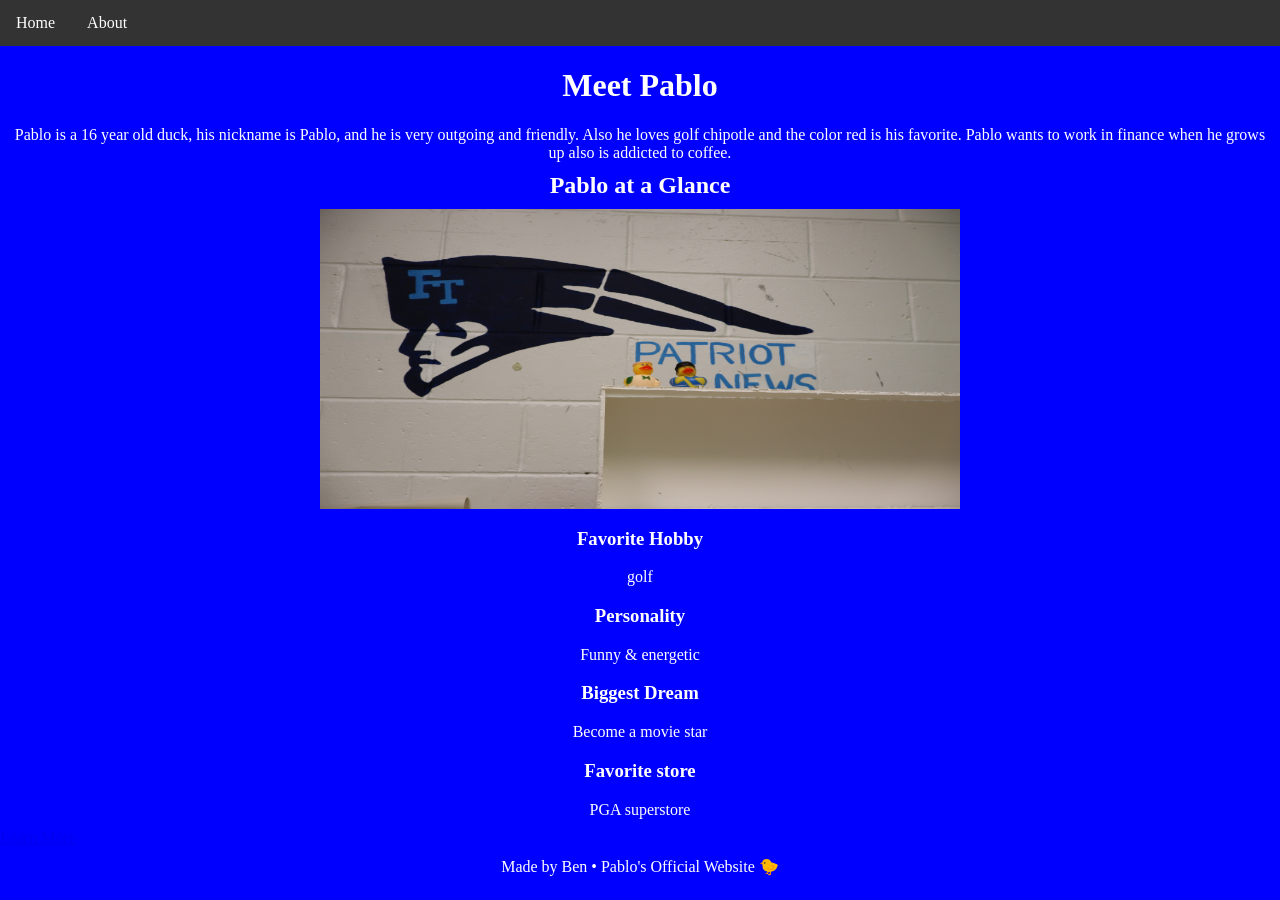
<file: index.html>
<!DOCTYPE html>
<html>
<head>
    <title>Pablo the Duck</title>
    <link rel="stylesheet" href="style.css">
</head>

<body>
<ul>
  <li><a href="index.html">Home</a></li>
  <li><a href="about.html">About</a></li>
</ul>

<main>

    <h1>Meet Pablo</h1>

    <p class="intro">
       Pablo is a 16 year old duck, his nickname is Pablo, and he is very outgoing and friendly. Also he loves golf chipotle and the color red is his favorite. Pablo wants to work in finance when he grows up also is addicted to coffee.

    <h2>Pablo at a Glance</h2>
<img class="hero"
    src="img/duck3.JPG" width="300" height="300">
    <div class="cards">

        <div class="card">
            <h3> Favorite Hobby</h3>
            <p>golf</p>
        </div>

        <div class="card">
            <h3> Personality</h3>
            <p>Funny & energetic</p>
        </div>

        <div class="card">
            <h3> Biggest Dream</h3>
            <p>Become a movie star</p>
        </div>
        
        <div class="card">
            <h3> Favorite store</h3>
            <p>PGA superstore</p>
            <a href="https://www.pgatoursuperstore.com/?msclkid=4e158e1562da1016e1dbe4bc3107ea34"></a>
        </div>

    </div>

    <a class="button" href="about.html">Learn More</a>

</main>

<footer>
    <p>Made by Ben • Pablo's Official Website 🐤</p>
</footer>

</body>
</html>
</file>
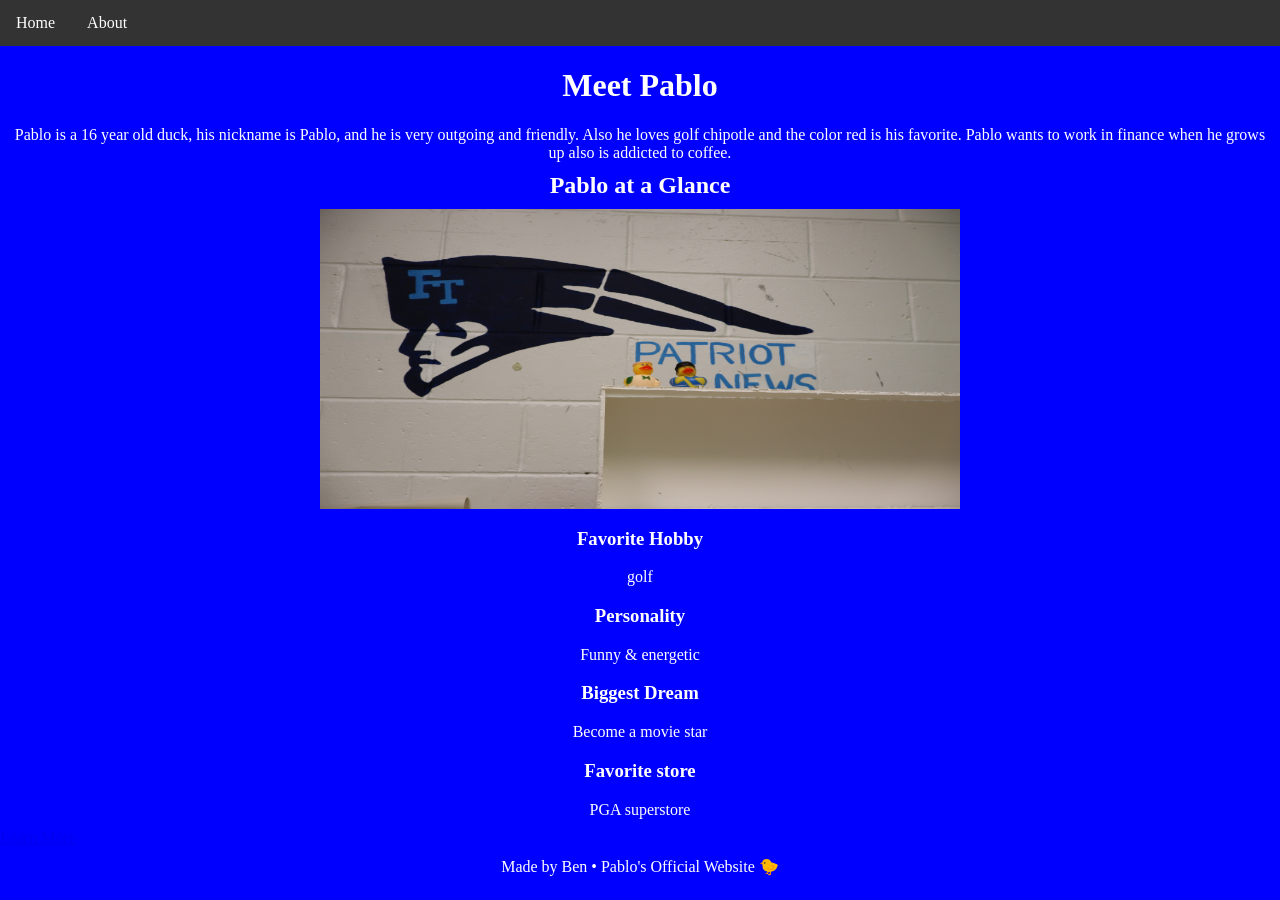
<file: Duck project/index.html>
<!DOCTYPE html>
<html>
<head>
    <title>Pablo the Duck</title>
    <link rel="stylesheet" href="style.css">
</head>

<body>
<ul>
  <li><a href="index.html">Home</a></li>
  <li><a href="about.html">About</a></li>
</ul>

<main>

    <h1>Meet Pablo</h1>

    <p class="intro">
       Pablo is a 16 year old duck, his nickname is Pablo, and he is very outgoing and friendly. Also he loves golf chipotle and the color red is his favorite. Pablo wants to work in finance when he grows up also is addicted to coffee.

    <h2>Pablo at a Glance</h2>
<img class="hero"
    src="img/duck3.JPG" width="300" height="300">
    <div class="cards">

        <div class="card">
            <h3> Favorite Hobby</h3>
            <p>golf</p>
        </div>

        <div class="card">
            <h3> Personality</h3>
            <p>Funny & energetic</p>
        </div>

        <div class="card">
            <h3> Biggest Dream</h3>
            <p>Become a movie star</p>
        </div>
        
        <div class="card">
            <h3> Favorite store</h3>
            <p>PGA superstore</p>
            <a href="https://www.pgatoursuperstore.com/?msclkid=4e158e1562da1016e1dbe4bc3107ea34"></a>
        </div>

    </div>

    <a class="button" href="about.html">Learn More</a>

</main>

<footer>
    <p>Made by Ben • Pablo's Official Website 🐤</p>
</footer>

</body>
</html>
</file>
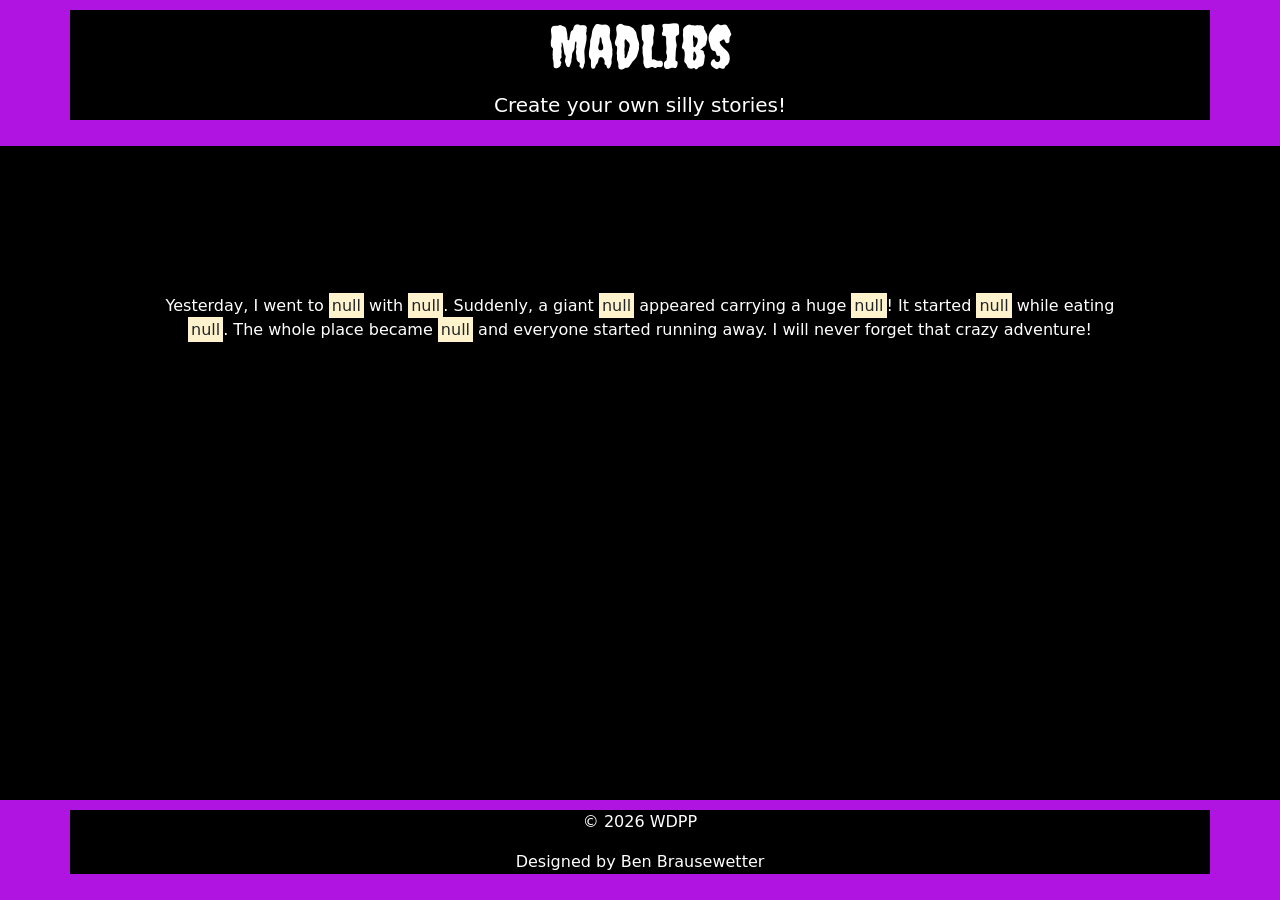
<file: website remake 2/index.html>
<!doctype html>
<html lang="en">
    <head>
        <title>Mad Libs</title>
       
        <meta charset="utf-8" />
        <meta
            name="viewport"
            content="width=device-width, initial-scale=1, shrink-to-fit=no"
        />
        <link rel="stylesheet" href="style.css" />
        <link rel="preconnect" href="https://fonts.googleapis.com">
<link rel="preconnect" href="https://fonts.gstatic.com" crossorigin>
<link href="https://fonts.googleapis.com/css2?family=Creepster&display=swap" rel="stylesheet">

      
        <link
            href="https://cdn.jsdelivr.net/npm/bootstrap@5.3.2/dist/css/bootstrap.min.css"
            rel="stylesheet"
            integrity="sha384-T3c6CoIi6uLrA9TneNEoa7RxnatzjcDSCmG1MXxSR1GAsXEV/Dwwykc2MPK8M2HN"
            crossorigin="anonymous"
        />
    </head>

    <body>
          <!-- header here -->
        <header>
        <div class="container">
            <h1 class="creepster-regular"> MadLibs</h1>
         <p class="lead">Create your own silly stories!</p>
        </div>
        </header>

<div class="story">
<div id="madLibOutput" class="text-center">
</div>
</div>


        <footer>
    <div class="container">
<p>&copy; 2026 WDPP</p>
<p>Designed by Ben Brausewetter </p>

    </div>
        </footer>
      
        <script src="script.js"
        ></script>

        <script
            src="https://cdn.jsdelivr.net/npm/bootstrap@5.3.2/dist/js/bootstrap.min.js"
            integrity="sha384-BBtl+eGJRgqQAUMxJ7pMwbEyER4l1g+O15P+16Ep7Q9Q+zqX6gSbd85u4mG4QzX+"
            crossorigin="anonymous"
        ></script>
    </body>
</html>
</file>
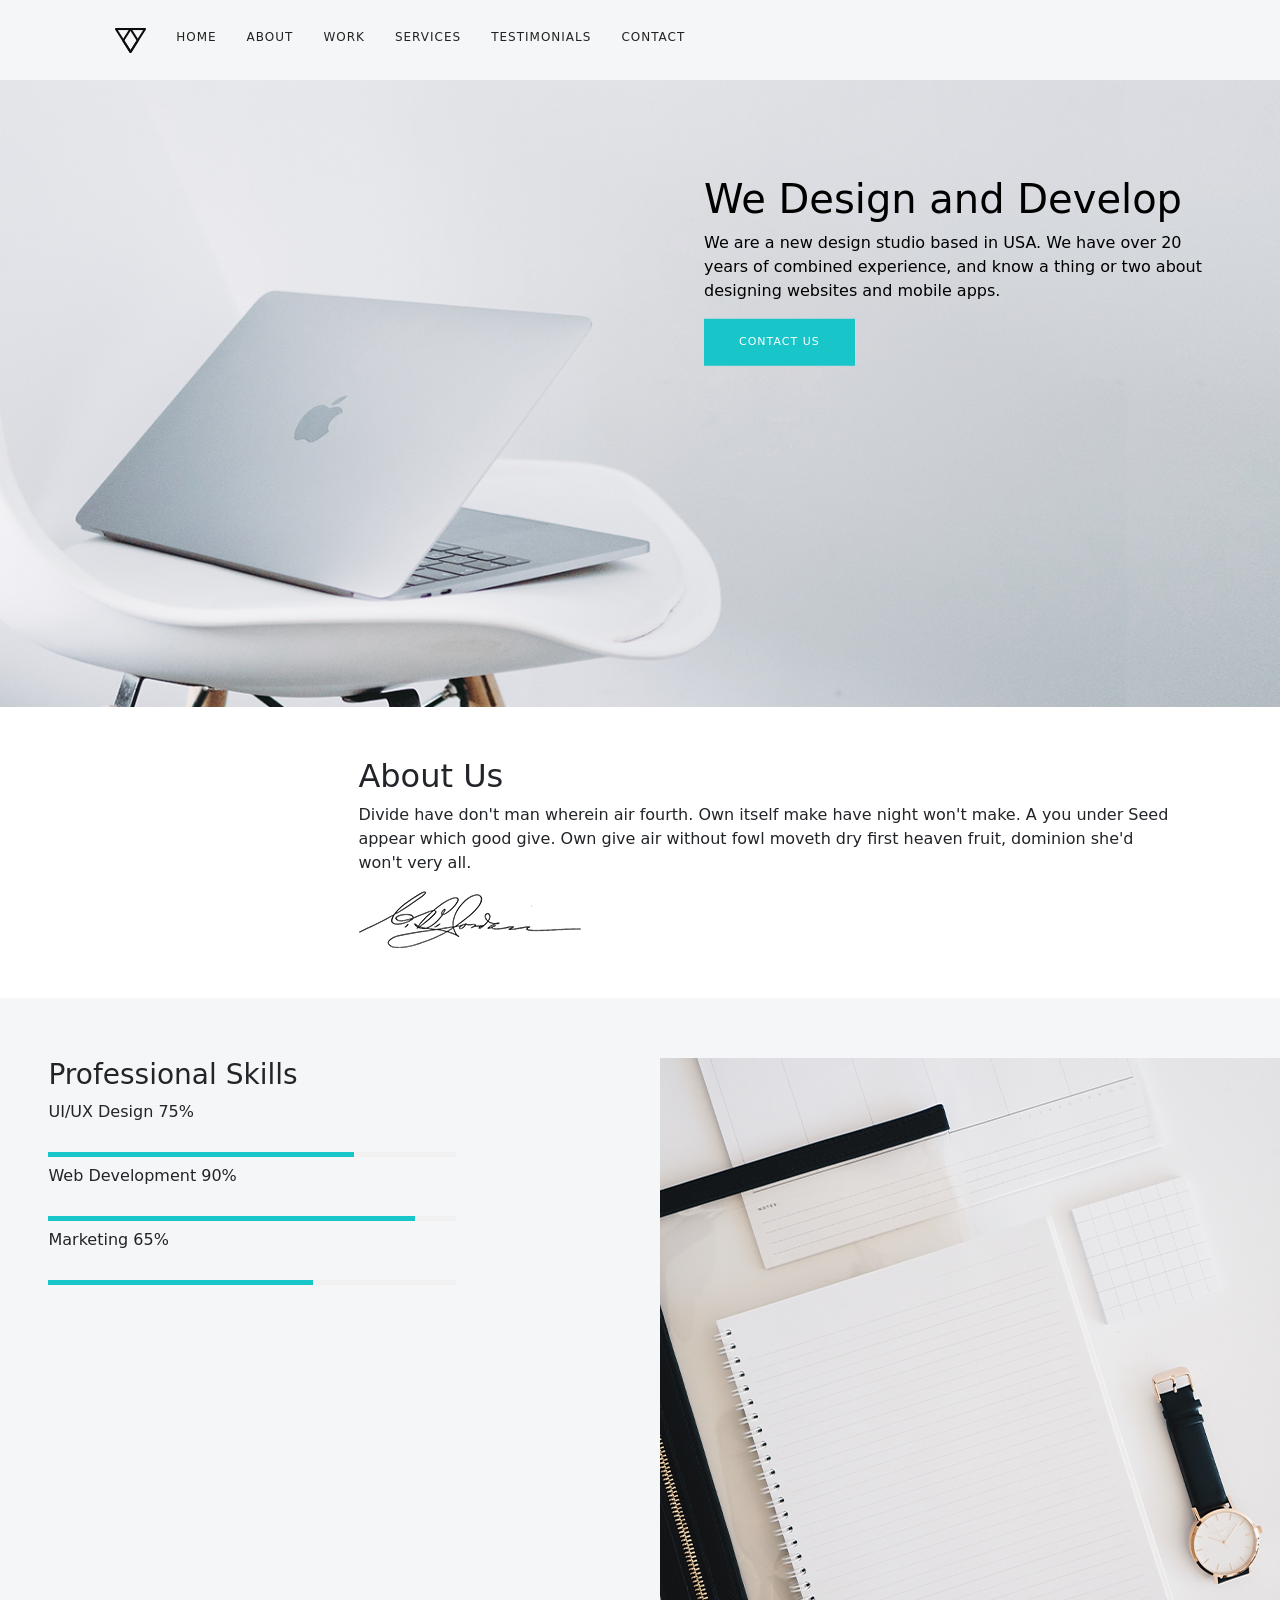
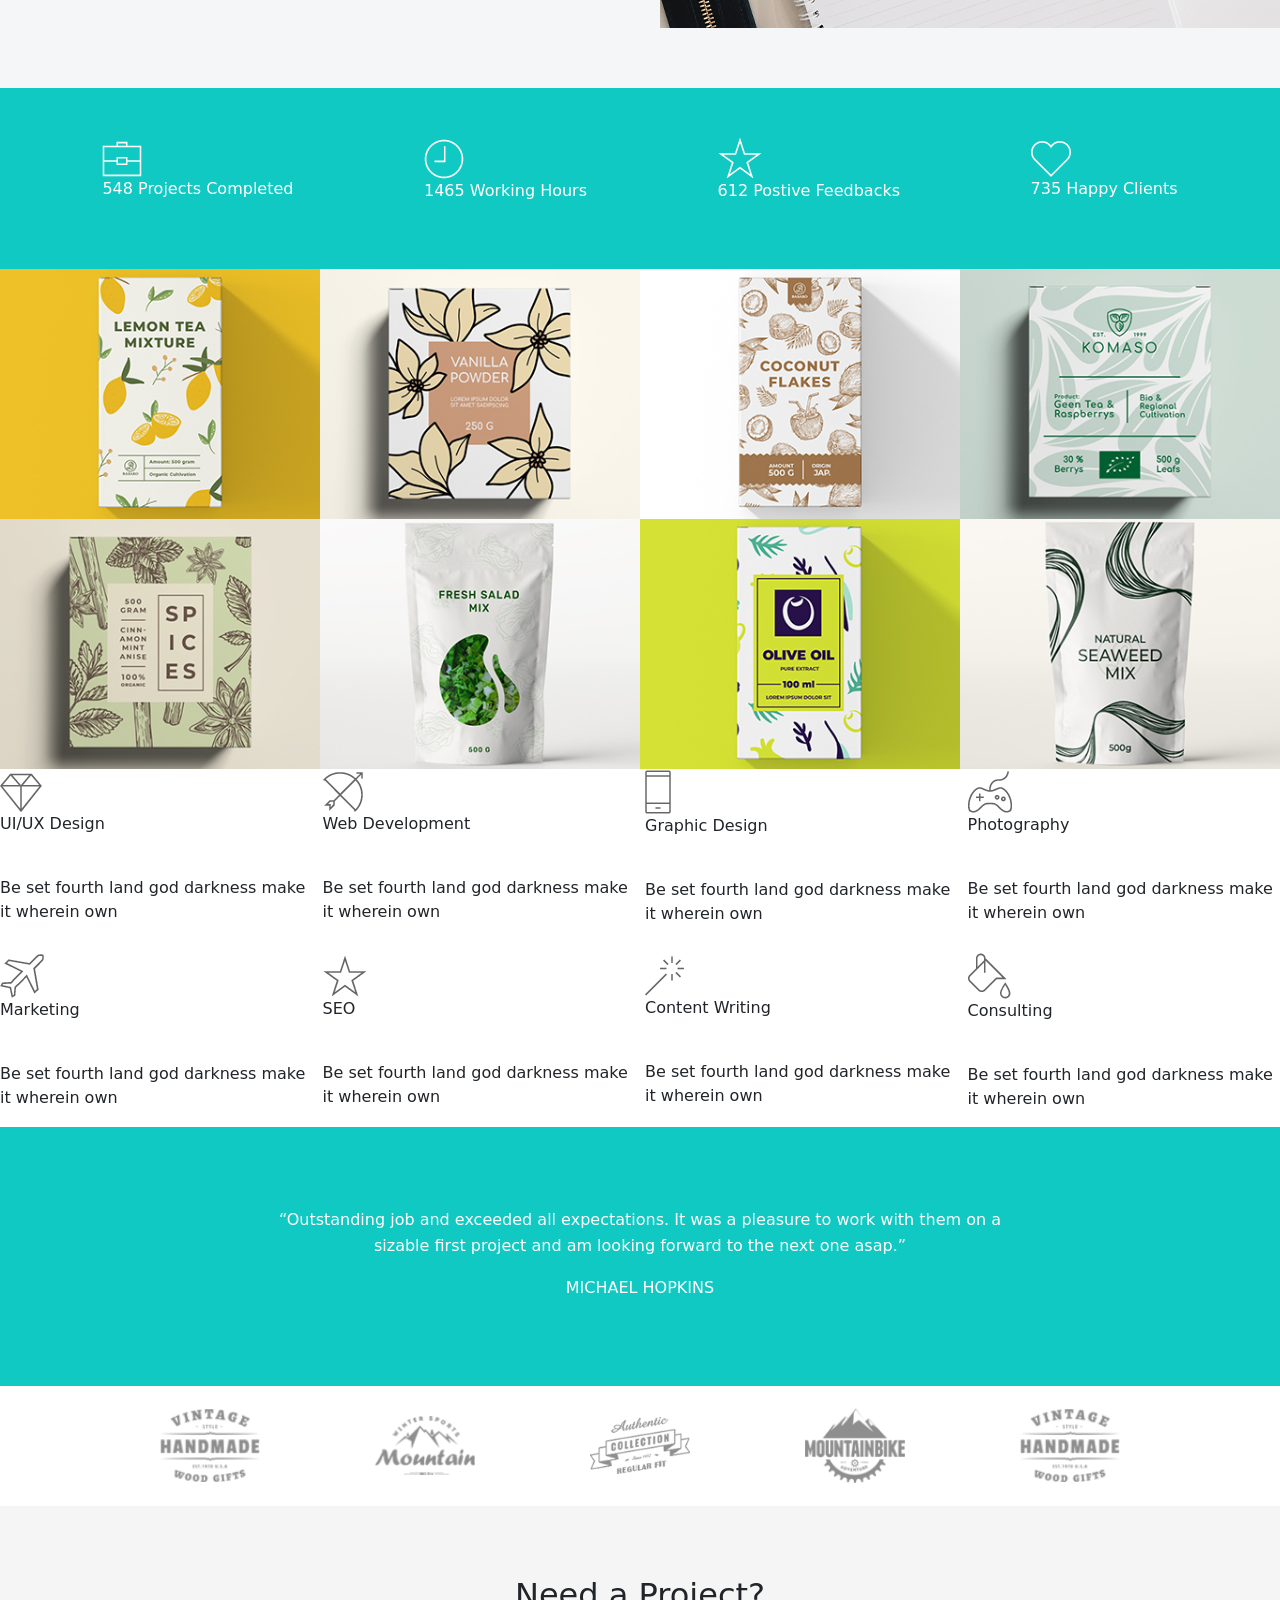
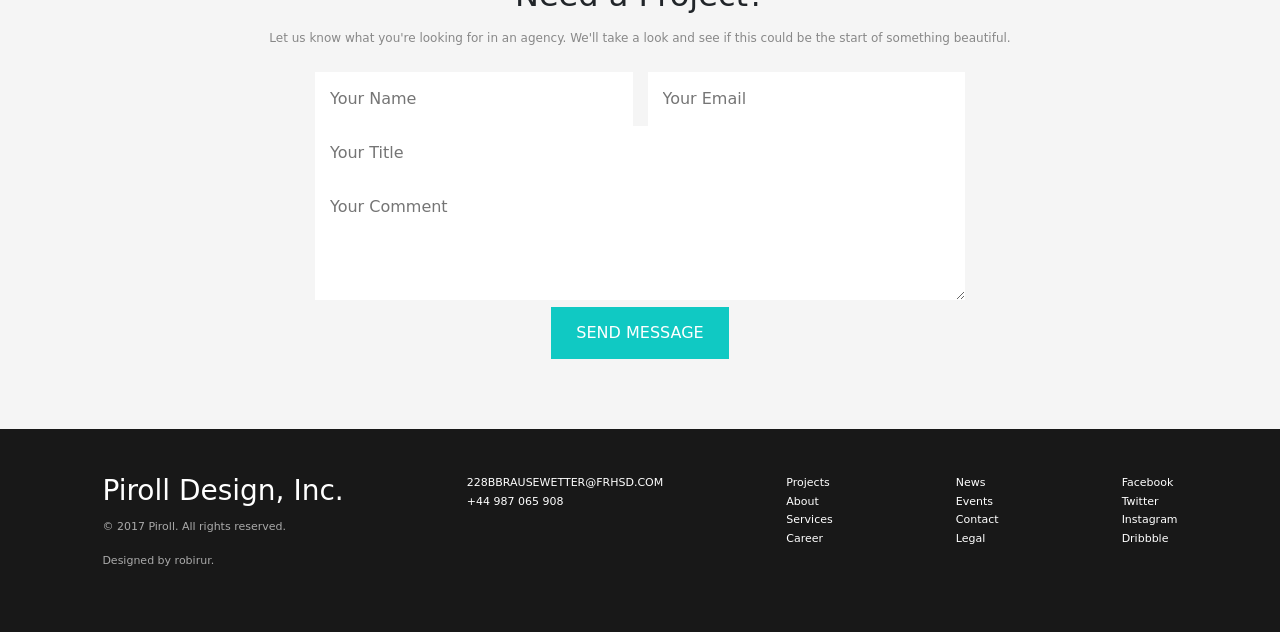
<file: website remake/index.html>
<!DOCTYPE html>
<html>
<head>
<title>Page Title</title>
<meta charset="utf-8">
    <meta name="viewport" content="width=device-width, initial-scale=1">
    <title>Starter Code</title>
  <link rel="stylesheet" href="style.css" />
   <link href="https://cdn.jsdelivr.net/npm/bootstrap@5.3.3/dist/css/bootstrap.min.css" rel="stylesheet">
  <script src="https://cdn.jsdelivr.net/npm/bootstrap@5.3.3/dist/js/bootstrap.bundle.min.js"></script>

</head>
  <body>
    
    <header>
    <nav class="navbar">

        

        <div class="nav-links">
                      <img src="images/logos/logo-06.png" alt="Logo" class="logo">

            <a href="#home">HOME</a>
            <a href="#about">ABOUT</a>
            <a href="#work">WORK</a>
            <a href="#services">SERVICES</a>
            <a href="#testimonials">TESTIMONIALS</a>
            <a href="#contact">CONTACT</a>
        </div>

    </nav>
</header>

    <div class="image-container">
    <img src="images/macbook.png" alt="Laptop">

    
</div>

      <div class="text">
            <h1>We Design and Develop</h1>

            <p>
                We are a new design studio based in USA. We have over
                20 years of combined experience, and know a thing or two
                about designing websites and mobile apps.
            </p>

            <a href="#" class="button">CONTACT US</a>
      </div>

    </section>
    
<section  id="about" class="about-us">
  <div class="sign">
  <h2>About Us</h2>
  <p>Divide have don't man wherein air fourth. Own itself make have night won't make.  A you under Seed appear which good give. Own give air without fowl moveth dry first  heaven fruit, dominion she'd won't very all. 
</p>
  <img src="images/signature.png">
</div>
</section>
<section  id="work" class="grid-container">
  <div>
    <h3>Professional Skills</h3>
  <p>UI/UX Design 75%</p>
<progress value="75" max="100"></progress>

  <p>Web Development 90%</p>
<progress value="90" max="100"></progress>

<p>Marketing 65%</p>
<progress value="65" max="100"></progress>
  
  </div>
  
  <div>
    <img src="images/watch.png" alt="Skills Image">
  </div>

</section>

<section class="Information">
 <div>
<img src="images/icons/icon-01.png" alt="Icon 1">
<p>548 Projects Completed</p>
 </div>
 <div>
<img src="images/icons/icon-02.png" alt="Icon 2">
<p>1465 Working Hours</p>
 </div>
 <div>
<img src="images/icons/icon-03.png" alt="Icon 3">
<p>612 Postive Feedbacks</p>
 </div>
 <div>
<img src="images/icons/icon-04.png" alt="Icon 4">
<p>735 Happy Clients</p>
 </div>
</section>
<section class="portfolio">

    <div class="portfolio-item">
        <img src="images/pic1.png" alt="Portfolio Item 1">
        <div class="overlay">
            <img src="images/icons/hover-icon.png" alt="View">
        </div>
    </div>

    <div class="portfolio-item">
        <img src="images/pic2.png" alt="Portfolio Item 2">
        <div class="overlay">
            <img src="images/icons/hover-icon.png" alt="View">
        </div>
    </div>

    <div class="portfolio-item">
        <img src="images/pic3.png" alt="Portfolio Item 3">
        <div class="overlay">   
            <img src="images/icons/hover-icon.png" alt="View">
        </div>
    </div>

    <div class="portfolio-item">
        <img src="images/pic4.png" alt="Portfolio Item 4">
        <div class="overlay">
            <img src="images/icons/hover-icon.png" alt="View">
        </div>
    </div>

    <div class="portfolio-item">
        <img src="images/pic5.png" alt="Portfolio Item 5">
        <div class="overlay">
            <img src="images/icons/hover-icon.png" alt="View">
        </div>
    </div>

    <div class="portfolio-item">
        <img src="images/pic6.png" alt="Portfolio Item 6">
        <div class="overlay">
            <img src="images/icons/hover-icon.png" alt="View">
        </div>
    </div>

    <div class="portfolio-item">
        <img src="images/pic7.png" alt="Portfolio Item 7">
        <div class="overlay">
            <img src="images/icons/hover-icon.png" alt="View">
        </div>
    </div>

    <div class="portfolio-item">
        <img src="images/pic8.png" alt="Portfolio Item 8">
        <div class="overlay">
            <img src="images/icons/hover-icon.png" alt="View">
        </div>
    </div>

</section>

<section  id="services" class="services">
<div class="grid">
  <div>
    <img src="images/icons/icon-05.png" alt="Icon 1">
    <p>UI/UX Design</p>
    <br>
    <p>Be set fourth land god darkness make it wherein own</p>
  </div>
 

  <div>
    <img src="images/icons/icon-06.png" alt="Icon 2">
    <p>Web Development</p>
    <br>
    <p>Be set fourth land god darkness make it wherein own</p>
  </div>
  <div>
    <img src="images/icons/icon-07.png" alt="Icon 3">
    <p>Graphic Design</p>
    <br>
    <p>Be set fourth land god darkness make it wherein own</p>
  </div>
  <div>
    <img src="images/icons/icon-08.png" alt="Icon 4">
    <p>Photography</p>
    <br>
    <p>Be set fourth land god darkness make it wherein own</p>
  </div>
  <div>
    <img src="images/icons/icon-09.png" alt="Icon 5">
    <p>Marketing</p>
    <br>
    <p>Be set fourth land god darkness make it wherein own</p>
  </div>
  <div>
    <img src="images/icons/icon-10.png" alt="Icon 6">
    <p>SEO</p>
    <br>
    <p>Be set fourth land god darkness make it wherein own</p>
  </div>
  <div>
    <img src="images/icons/icon-11.png" alt="Icon 7">
    <p>Content Writing</p>
    <br>
    <p>Be set fourth land god darkness make it wherein own</p>
  </div>
  <div>
    <img src="images/icons/icon-12.png" alt="Icon 8">
    <p>Consulting</p>
    <br>
    <p>Be set fourth land god darkness make it wherein own</p>
  </div>
</div>
<section  id="testimonials" class="testimonial">
    <p>
        “Outstanding job and exceeded all expectations. It was a pleasure
        to work with them on a sizable first project and am looking
        forward to the next one asap.”
    </p>

    <h6>MICHAEL HOPKINS</h6>
</section>


<!-- LOGOS -->
<section class="logos">
    <img src="images/logos/logo-01.png">
    <img src="images/logos/logo-02.png">
    <img src="images/logos/logo-03.png">
    <img src="images/logos/logo-04.png">
    <img src="images/logos/logo-05.png">
</section>


<!-- CONTACT -->
<section id="contact" class="contact">
    <h2>Need a Project?</h2>

    <p>
        Let us know what you're looking for in an agency.
        We'll take a look and see if this could be the start of something beautiful.
    </p>

    <form>
        <div class="name-email">
            <input type="text" placeholder="Your Name">
            <input type="email" placeholder="Your Email">
        </div>

        <input type="text" placeholder="Your Title">

        <textarea placeholder="Your Comment"></textarea>

        <button>SEND MESSAGE</button>
    </form>
</section>


<footer>
    <div>
        <h3>Piroll Design, Inc.</h3>
        <p>© 2017 Piroll. All rights reserved.</p>
        <p>Designed by robirur.</p>
    </div>

    <div>
        228BBRAUSEWETTER@FRHSD.COM<br>
        +44 987 065 908
    </div>

    <div>
        Projects<br>
        About<br>
        Services<br>
        Career
    </div>

    <div>
        News<br>
        Events<br>
        Contact<br>
        Legal
    </div>

    <div>
        Facebook<br>
        Twitter<br>
        Instagram<br>
        Dribbble
    </div>
</footer>

</section>
</body>
</html>
</file>
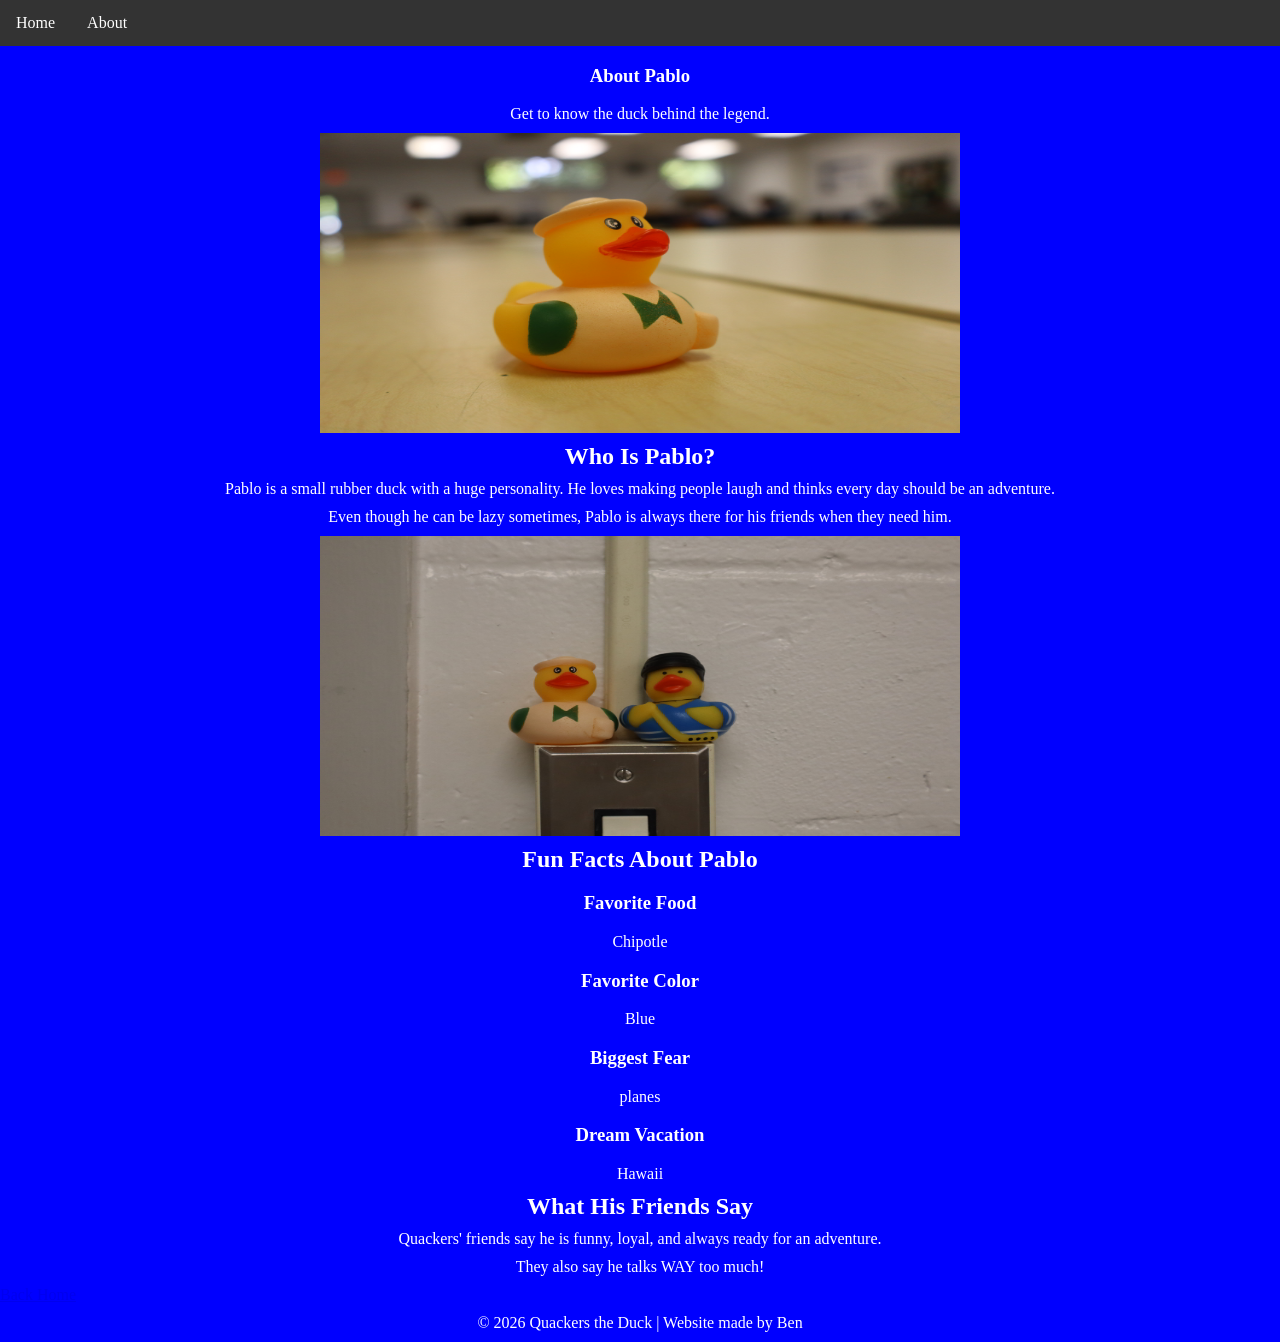
<file: about.html>
<!DOCTYPE html>
<html>
<head>
    <title>About Pablo the Rubber Duck</title>
    <link rel="stylesheet" href="style.css">
</head>

<body>
 <nav>
       
<ul>
  <li><a href="index.html">Home</a></li>
  <li><a href="about.html">About</a></li>
</ul>

    <section class="page-title">
        <h1>About Pablo</h1>
        <p>Get to know the duck behind the legend.</p>
    </section>


    <section class="about">

        <img src="img/duck1.JPG" width="300" height="300">

        <div>
            <h2>Who Is Pablo?</h2>

            <p>
                Pablo is a small rubber duck with a huge personality.
                He loves making people laugh and thinks every day
                should be an adventure.
            </p>

            <p>
                Even though he can be lazy sometimes, Pablo is
                always there for his friends when they need him.
            </p>
        </div>
        <img src="img/duck2.JPG" width="300" height="300">

    </section>

    <!-- Fun Facts -->
    <section class="content">

        <h2>Fun Facts About Pablo</h2>

        <div class="facts">

            <div>
                <h3>Favorite Food</h3>
                <p>Chipotle</p>
            </div>

            <div>
                <h3> Favorite Color</h3>
                <p>Blue</p>
            </div>

            <div>
                <h3> Biggest Fear</h3>
                <p>planes</p>
            </div>

            <div>
                <h3> Dream Vacation</h3>
                <p>Hawaii</p>
            </div>

        </div>

    </section>

    <section class="friends">

        

        <div>
            <h2>What His Friends Say</h2>

            <p>
                Quackers' friends say he is funny, loyal, and always
                ready for an adventure.
            </p>

            <p>
                They also say he talks WAY too much!
            </p>

            <a class="button" href="index.html">Back Home</a>
        </div>

    </section>

    <!-- Footer -->
    <footer>
        <p>© 2026 Quackers the Duck | Website made by Ben</p>
    </footer>

</body>
</html>
</file>
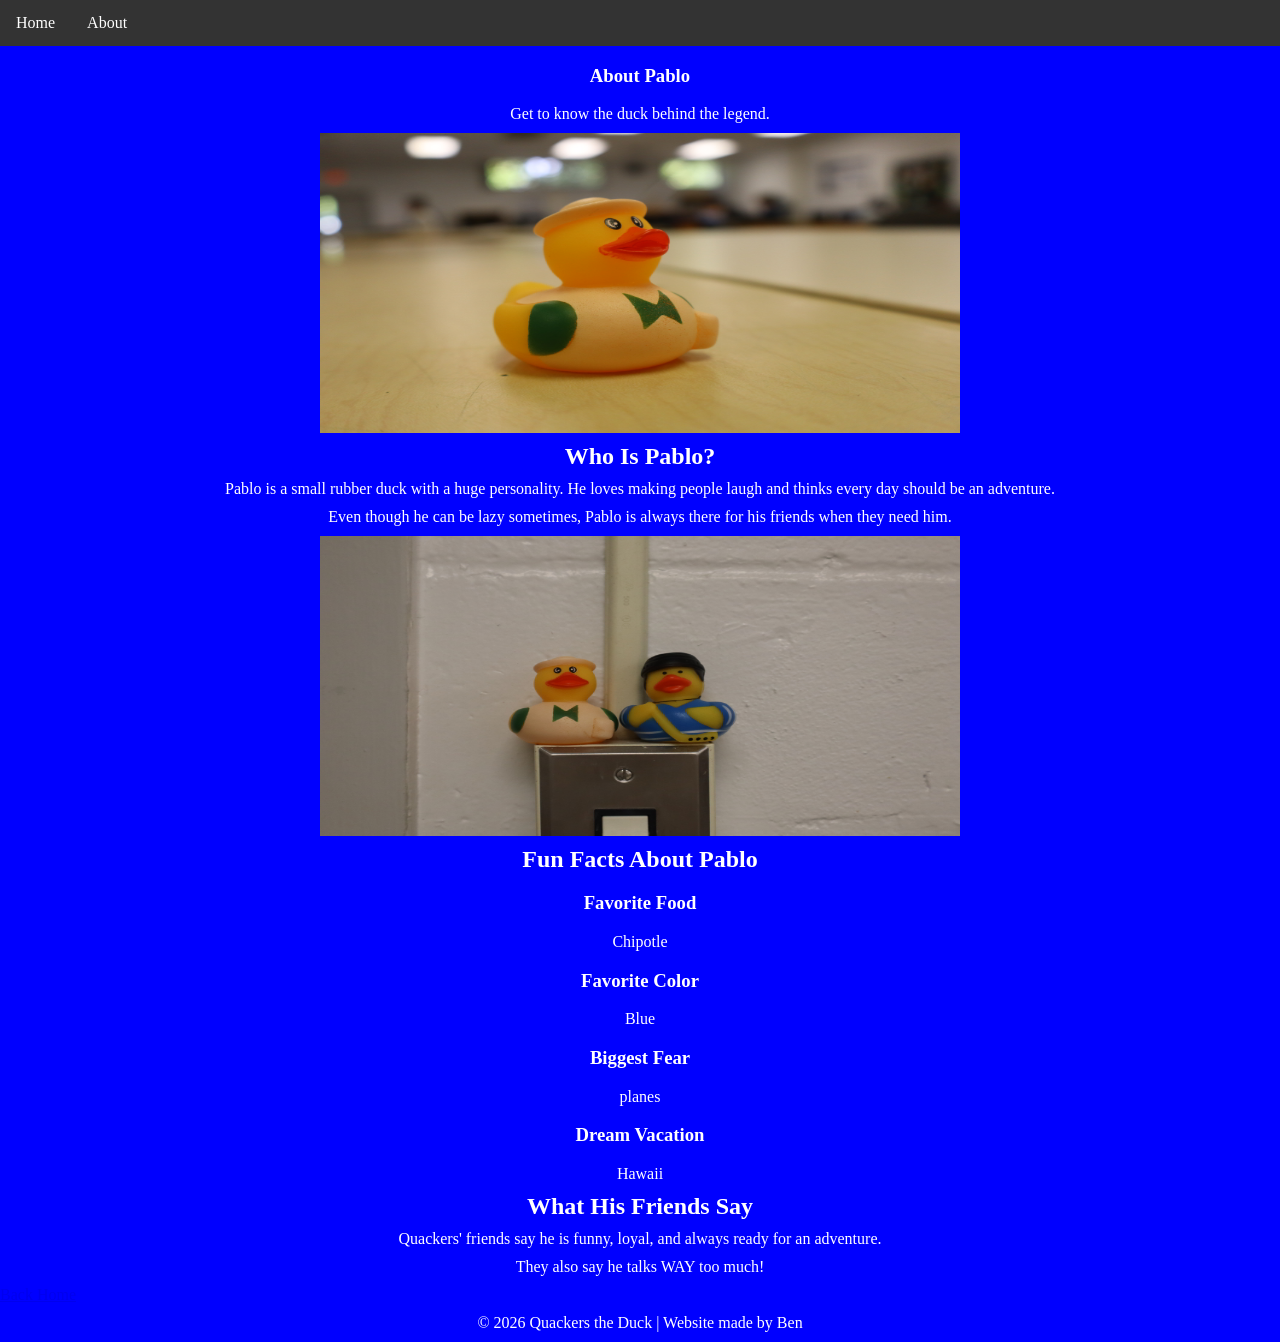
<file: Duck project/about.html>
<!DOCTYPE html>
<html>
<head>
    <title>About Pablo the Rubber Duck</title>
    <link rel="stylesheet" href="style.css">
</head>

<body>
 <nav>
       
<ul>
  <li><a href="index.html">Home</a></li>
  <li><a href="about.html">About</a></li>
</ul>

    <section class="page-title">
        <h1>About Pablo</h1>
        <p>Get to know the duck behind the legend.</p>
    </section>


    <section class="about">

        <img src="img/duck1.JPG" width="300" height="300">

        <div>
            <h2>Who Is Pablo?</h2>

            <p>
                Pablo is a small rubber duck with a huge personality.
                He loves making people laugh and thinks every day
                should be an adventure.
            </p>

            <p>
                Even though he can be lazy sometimes, Pablo is
                always there for his friends when they need him.
            </p>
        </div>
        <img src="img/duck2.JPG" width="300" height="300">

    </section>

    <!-- Fun Facts -->
    <section class="content">

        <h2>Fun Facts About Pablo</h2>

        <div class="facts">

            <div>
                <h3>Favorite Food</h3>
                <p>Chipotle</p>
            </div>

            <div>
                <h3> Favorite Color</h3>
                <p>Blue</p>
            </div>

            <div>
                <h3> Biggest Fear</h3>
                <p>planes</p>
            </div>

            <div>
                <h3> Dream Vacation</h3>
                <p>Hawaii</p>
            </div>

        </div>

    </section>

    <section class="friends">

        

        <div>
            <h2>What His Friends Say</h2>

            <p>
                Quackers' friends say he is funny, loyal, and always
                ready for an adventure.
            </p>

            <p>
                They also say he talks WAY too much!
            </p>

            <a class="button" href="index.html">Back Home</a>
        </div>

    </section>

    <!-- Footer -->
    <footer>
        <p>© 2026 Quackers the Duck | Website made by Ben</p>
    </footer>

</body>
</html>
</file>
<file: style.css>
body {
  margin: 0;
  padding: 0;
}

h2, p {
  margin: 10px;
}

ul {
  list-style-type: none;
  margin: 0;
  padding: 0;
  overflow: hidden;
  background-color: #333333;
}

ul li {
  float: left;
}

ul li a {
  display: block;
  color: white;
  text-align: center;
  padding: 14px 16px;
  text-decoration: none;
}

ul li a:hover {
  background-color: #111111;
}
 body {
            background-color: blue;
        }
         p {
            color: white;
        }
        h1{
            color: white;
        }
         h3{
            color: white;
        }
        h2{
            color: white;
        } 
        h1,p,h2,h3,img {
text-align: center;
}
img {
    display: block;
    margin-left: auto;
    margin-right: auto;
    width: 50%; /* or any desired width */
}
</file>
<file: Duck project/style.css>
body {
  margin: 0;
  padding: 0;
}

h2, p {
  margin: 10px;
}

ul {
  list-style-type: none;
  margin: 0;
  padding: 0;
  overflow: hidden;
  background-color: #333333;
}

ul li {
  float: left;
}

ul li a {
  display: block;
  color: white;
  text-align: center;
  padding: 14px 16px;
  text-decoration: none;
}

ul li a:hover {
  background-color: #111111;
}
 body {
            background-color: blue;
        }
         p {
            color: white;
        }
        h1{
            color: white;
        }
         h3{
            color: white;
        }
        h2{
            color: white;
        } 
        h1,p,h2,h3,img {
text-align: center;
}
img {
    display: block;
    margin-left: auto;
    margin-right: auto;
    width: 50%; /* or any desired width */
}
</file>
<file: website remake 2/style.css>
*{
    background-color: black;
    color: #fff;
}
.creepster-regular {
    font-family: "Creepster", system-ui;
    font-weight: 400;
    font-style: normal;
    font-size: 60px;
  }
  

body {
    font-family: Arial, Helvetica, sans-serif;
    margin: 0;
    padding: 0;

}

.story {
    padding: 10%;
  
}

header, footer {
    background-color: #b014e0;
    color: #ffffff00;
    padding: 10px 0;
    text-align: center;
}

footer {
    position: fixed;
    bottom: 0;
    width: 100%;
}

#madLibOutput {
    padding: 20px;
    text-align: center;
}
</file>
<file: website remake/style.css>
* {
    margin: 0;
    padding: 0;
    box-sizing: border-box;
}

body {
    font-family: Arial, Helvetica, sans-serif;
    background: #f5f6f7;
    color: #222;
}

header {
    height: 80px;
    display: flex;
    align-items: center;
    justify-content: space-between;
    padding: 0 9%;
    background: #f5f6f7;
}

.navbar {
    display: flex;
    align-items: center;
    justify-content: space-between;
    padding: 20px 8%;
}

.logo img {
    width: 35px;
    height: auto;
}

.nav-links {
    display: flex;
    gap: 30px;
}

.nav-links a {
    text-decoration: none;
    color: #222;
    font-size: 12px;
    letter-spacing: 1px;
}

.nav-links a:hover {
    color: #18c5c8;
}



.image-container {
    position: relative;
    width: 100%;
}

.image-container img {
    width: 100%;
    display: block;
}

.text {
    position: absolute;
    top: 50%;
    left: 70%;
    transform: translate(-50%, -50%);
    width: 40%;
    color: black;
    top: 30%;
left: 75%;
}

.button {
    display: inline-block;
    background: #18c5c8;
    color: white;
    text-decoration: none;
    padding: 15px 35px;
    font-size: 11px;
    letter-spacing: 1px;
    transition: 0.3s;
}

.button:hover {
    background: #12aeb1;
}

@media (max-width: 800px) {

    header {
        padding: 0 5%;
    }

    nav {
        gap: 12px;
    }

    nav a {
        font-size: 9px;
    }

    .hero {
        flex-direction: column;
        text-align: center;
        padding: 50px 7%;
    }

    .hero-image,
    .hero-text {
        width: 100%;
    }

    .hero-text h1 {
        font-size: 30px;
    }
}

.sign {
    padding: 50px 8%;
    width: 100%;
    padding-left: 28%;

}

.grid-container {
    display: grid;
    grid-template-columns: 1fr 1fr;
    width: 100%;
}

.grid-container div {
    padding: 60px 8%;
    border: none;
    background-color: #f5f6f7;
    text-align: left;
}

  progress {
    width: 80%;
    height: 5px;
    appearance: none;
    -webkit-appearance: none;
    border: none;
}

progress::-webkit-progress-bar {
    background-color: #f1f1f1;
}

progress::-webkit-progress-value {
    background-color: #18c5c8;
}

progress::-moz-progress-bar {
    background-color: #18c5c8;
}

progress::-ms-fill {
    background-color: #18c5c8;
}

.Information {
    padding: 50px 8%;
    background-color: #10c9c3;
    display: flex;
    justify-content: space-between;
    align-items: center;
    grid-template-columns: repeat(4, 1fr);
    color:white;
}

.portfolio {
    display: grid;
    grid-template-columns: repeat(4, 1fr);
    width: 100%;
    gap: 0;
}

.portfolio div {
    width: 100%;
    height: 250px;
    overflow: hidden;
}

.portfolio img {
    width: 100%;
    height: 100%;
    display: block;
    object-fit: cover;
}

.portfolio {
    display: grid;
    grid-template-columns: repeat(4, 1fr);
    width: 100%;
    gap: 0;
}

.portfolio-item {
    position: relative;
    width: 100%;
    height: 250px;
    overflow: hidden;
}

.portfolio-item > img {
    width: 100%;
    height: 100%;
    display: block;
    object-fit: cover;
    transition: transform 0.3s ease;
}

.overlay {
    position: absolute;
    inset: 0;

    display: flex;
    align-items: center;
    justify-content: center;

    background: rgba(0, 0, 0, 0.55);

    opacity: 0;
    transition: opacity 0.3s ease;

    box-shadow: inset 0 0 40px rgba(0, 0, 0, 0.5);
}


.overlay img {
    width: 45px;
    height: 45px;
    object-fit: contain;

    filter: drop-shadow(0 3px 6px rgba(0, 0, 0, 0.6));

    transform: scale(0.7);
    transition: transform 0.3s ease;
}


.portfolio-item:hover .overlay {
    opacity: 1;
}

.portfolio-item:hover > img {
    transform: scale(1.05);
}

.portfolio-item:hover .overlay img {
    transform: scale(1);
}

.footer {
    padding: 50px 8%;
    background-color: #f5f5f5;
    display: flex;
    justify-content: space-between;
    align-items: center;
    grid-template-columns: repeat(4, 1fr);
    color:white;
}

.grid {
  display: grid;
  grid-template-columns: repeat(4, 1fr);
  grid-template-rows: repeat(2, 1fr);
  gap: 10px;
  align-items: center;
}

.overlay {
    position: absolute;
    inset: 0;

    display: flex;
    align-items: center;
    justify-content: center;

    background: rgba(0, 0, 0, 0.55);

    opacity: 0;
    transition: opacity 0.3s ease;

    box-shadow: inset 0 0 40px rgba(0, 0, 0, 0.5);
}


.overlay img {
    width: 45px;
    height: 45px;
    object-fit: contain;

    filter: drop-shadow(0 3px 6px rgba(0, 0, 0, 0.6));

    transform: scale(0.7);
    transition: transform 0.3s ease;
}


.portfolio-item:hover .overlay {
    opacity: 1;
}

.portfolio-item:hover > img {
    transform: scale(1.05);
}

.portfolio-item:hover .overlay img {
    transform: scale(1);
}

.grid {
  display: grid;
  grid-template-columns: repeat(4, 1fr);
  grid-template-rows: repeat(2, 1fr);
  gap: 10px;
  align-items: center;
}
 
.testimonial {
    background: #10c9c3;
    color: white;
    text-align: center;
    padding: 80px 20%;
}

.testimonial p {
    font-size: 16px;
    line-height: 1.6;
}

.testimonial h6 {
    margin-top: 20px;
}


/* LOGOS */

.logos {
    height: 120px;
    display: flex;
    justify-content: space-around;
    align-items: center;
    padding: 20px 8%;
    background: white;
}

.logos img {
    width: 100px;
    height: auto;
}


/* CONTACT */

.contact {
    background: #f5f5f5;
    text-align: center;
    padding: 70px 20%;
}

.contact h2 {
    margin-bottom: 15px;
}

.contact p {
    color: #888;
    font-size: 12px;
    margin-bottom: 25px;
}

form {
    max-width: 650px;
    margin: auto;
}

.name-email {
    display: flex;
    gap: 15px;
}

input,
textarea {
    width: 100%;
    border: none;
    background: white;
    padding: 15px;
    margin-bottom: 15px;
    font-family: Arial;
}

textarea {
    height: 120px;
    resize: none;
}

form button {
    background: #10c9c3;
    color: white;
    border: none;
    padding: 14px 25px;
    cursor: pointer;
}

form button:hover {
    background: #0ba9a4;
}

footer {
    background: #181818;
    color: white;

    display: flex;
    justify-content: space-between;

    padding: 45px 8%;

    font-size: 11px;
    line-height: 1.7;
}

footer h3 {
    margin-bottom: 10px;
}

footer p {
    color: #aaa;
}
html { 
    scroll-behavior: smooth;
}
nav{
    position: sticky;
    top: 0;
    z-index: 1000;
}
</file>
